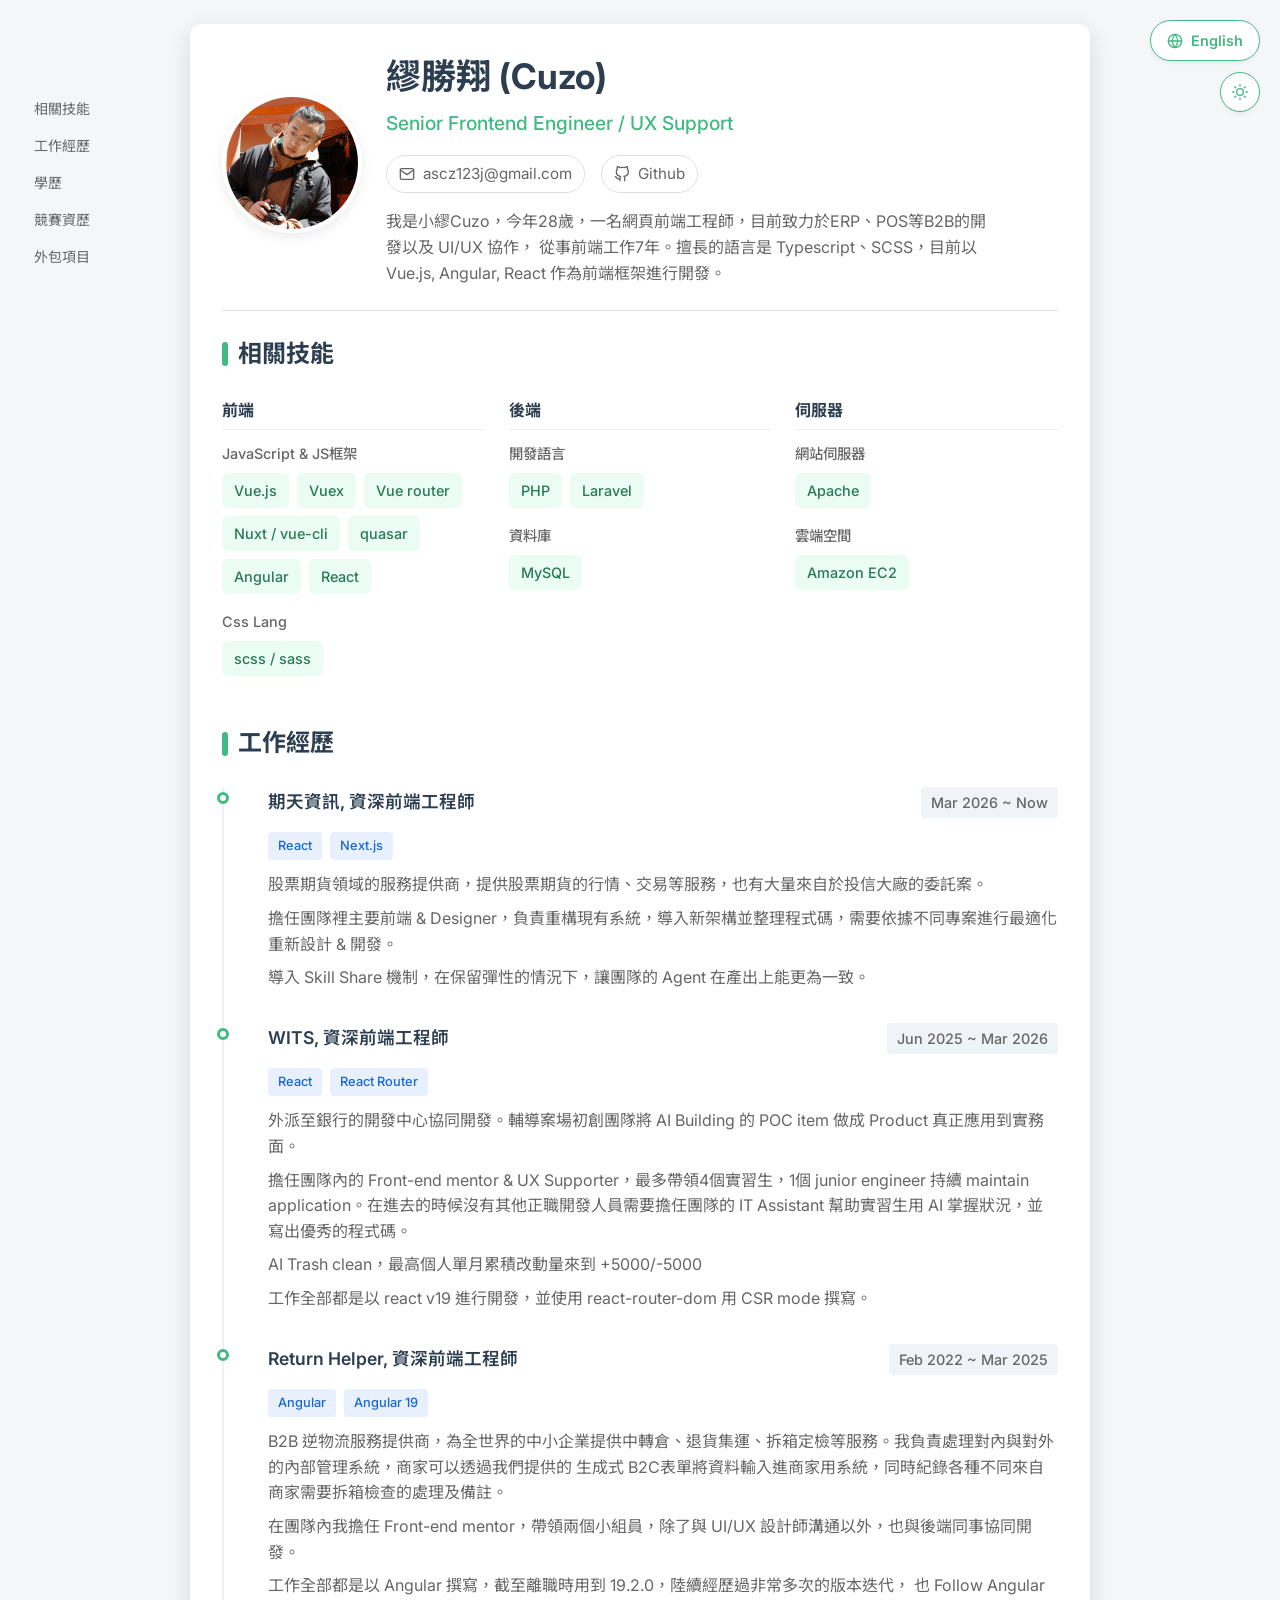
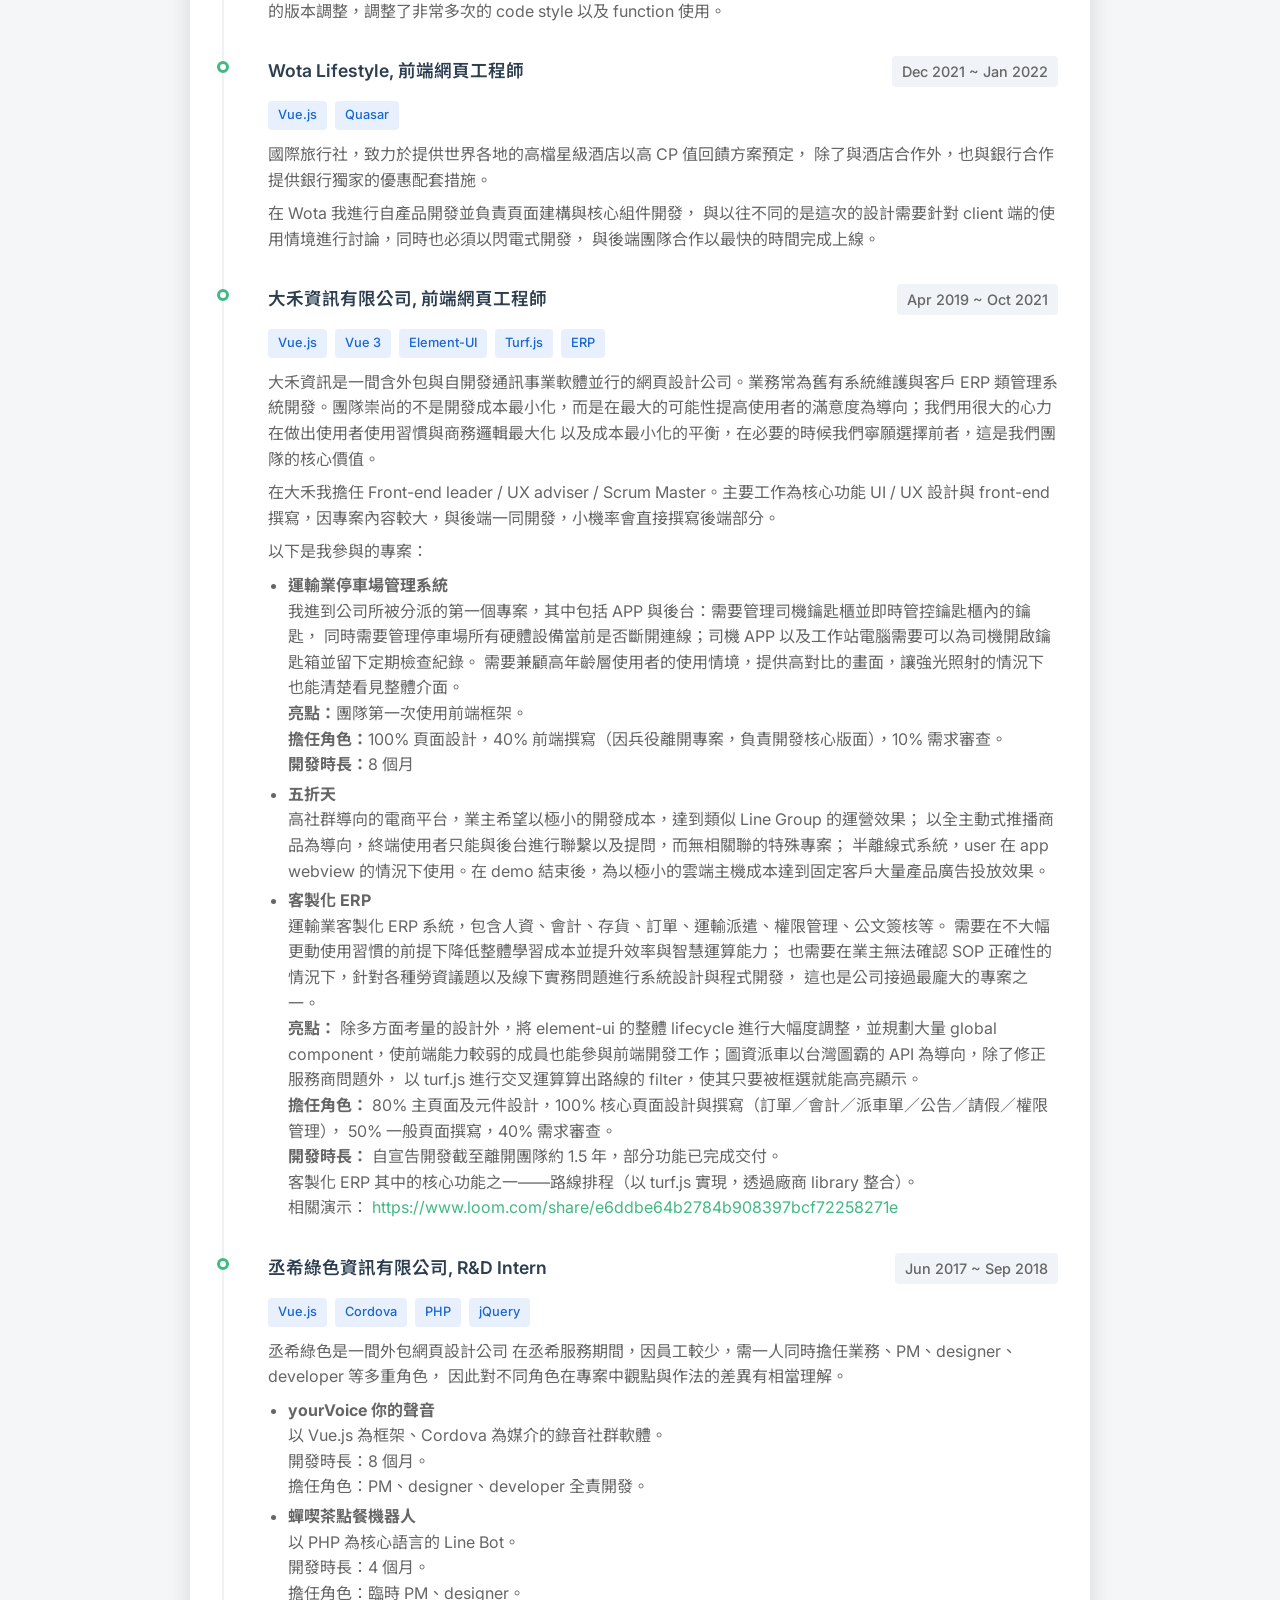
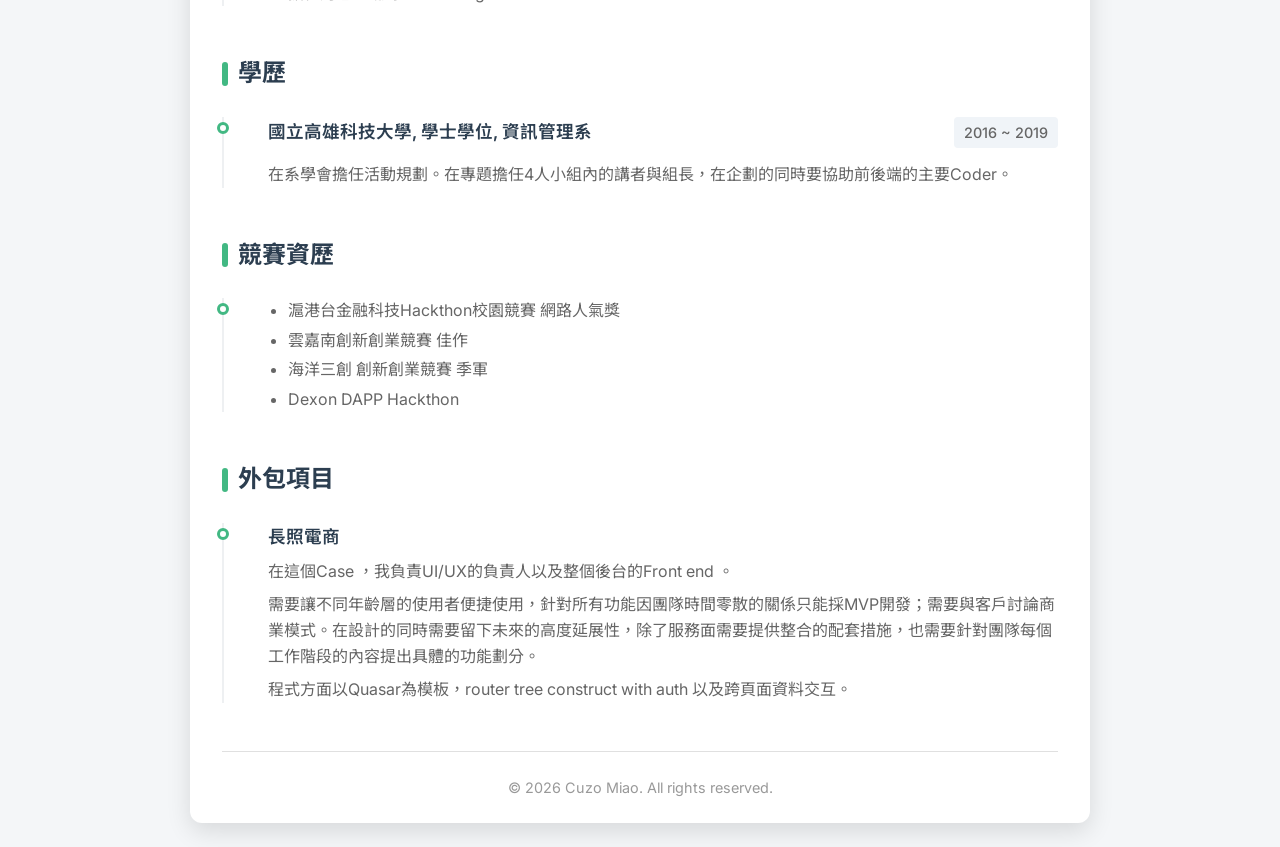
<file: index.html>
<!doctype html>
<html lang="zh-TW">
  <head>
    <meta charset="UTF-8" />
    <meta name="viewport" content="width=device-width, initial-scale=1.0" />
    <title>繆勝翔 (Cuzo) - 資深前端工程師 / UX 支援 | Resume</title>
    <meta
      name="description"
      content="繆勝翔 (Cuzo)，資深前端工程師，擁有7年前端開發經驗。專精於 ERP、POS 等 B2B 開發以及 UI/UX 協作。擅長 Vue.js、Angular、React、TypeScript、SCSS 等技術。"
    />
    <meta
      name="keywords"
      content="前端工程師, Frontend Engineer, Vue.js, Angular, React, TypeScript, UI/UX, ERP, POS, 繆勝翔, Cuzo, 網頁開發"
    />
    <meta name="author" content="繆勝翔 (Cuzo)" />
    <meta name="robots" content="index, follow" />
    <link rel="canonical" href="https://your-domain.com/" />
    <!-- Favicon -->
    <link rel="icon" type="image/x-icon" href="/assets/favicon.ico" />
    <link rel="icon" type="image/png" sizes="16x16" href="/assets/favicon-16x16.png" />
    <link rel="icon" type="image/png" sizes="32x32" href="/assets/favicon-32x32.png" />
    <link rel="apple-touch-icon" sizes="180x180" href="/assets/apple-touch-icon.png" />
    <link rel="manifest" href="/site.webmanifest" />
    <!-- hreflang tags for multilingual SEO -->
    <link rel="alternate" hreflang="en" href="https://your-domain.com/en/" />
    <link rel="alternate" hreflang="zh-TW" href="https://your-domain.com/" />
    <link rel="alternate" hreflang="x-default" href="https://your-domain.com/" />
    <!-- Open Graph / Facebook -->
    <meta property="og:type" content="profile" />
    <meta property="og:title" content="繆勝翔 (Cuzo) - 資深前端工程師 / UX 支援" />
    <meta
      property="og:description"
      content="擁有7年前端開發經驗，專精於 ERP、POS 等 B2B 開發以及 UI/UX 協作。擅長 Vue.js、Angular、React、TypeScript、SCSS 等技術。"
    />
    <meta property="og:image" content="https://your-domain.com/assets/avatar.png" />
    <meta property="og:image:alt" content="繆勝翔 (Cuzo) - 資深前端工程師個人照片" />
    <meta property="og:url" content="https://your-domain.com/" />
    <meta property="og:locale" content="zh_TW" />
    <meta property="og:locale:alternate" content="en_US" />
    <meta property="profile:first_name" content="勝翔" />
    <meta property="profile:last_name" content="繆" />
    <meta property="profile:username" content="Cuzo" />
    <!-- Twitter Card -->
    <meta name="twitter:card" content="summary" />
    <meta name="twitter:title" content="繆勝翔 (Cuzo) - 資深前端工程師 / UX 支援" />
    <meta
      name="twitter:description"
      content="擁有7年前端開發經驗，專精於 ERP、POS 等 B2B 開發以及 UI/UX 協作。"
    />
    <meta name="twitter:image" content="https://your-domain.com/assets/avatar.png" />
    <meta name="twitter:image:alt" content="繆勝翔 (Cuzo) - 資深前端工程師個人照片" />
    <meta name="twitter:creator" content="@cuzo989874" />
    <!-- Theme color for mobile browsers -->
    <meta name="theme-color" content="#6366f1" />
    <link rel="preconnect" href="https://fonts.googleapis.com" />
    <link rel="preconnect" href="https://fonts.gstatic.com" crossorigin />
    <link
      href="https://fonts.googleapis.com/css2?family=Inter:wght@400;500;700&family=Noto+Sans+TC:wght@400;500;700&display=swap"
      rel="stylesheet"
    />
    <!-- Structured Data (JSON-LD) -->
    <script type="application/ld+json">
      {
        "@context": "https://schema.org",
        "@type": "Person",
        "name": "繆勝翔",
        "alternateName": "Cuzo",
        "jobTitle": "資深前端工程師 / UX 支援",
        "email": "ascz123j@gmail.com",
        "url": "https://your-domain.com/",
        "sameAs": ["https://github.com/cuzo989874"],
        "description": "擁有7年前端開發經驗，專精於 ERP、POS 等 B2B 開發以及 UI/UX 協作。擅長 Vue.js、Angular、React、TypeScript、SCSS 等技術。",
        "knowsAbout": [
          "前端開發",
          "Vue.js",
          "Angular",
          "React",
          "TypeScript",
          "SCSS",
          "UI/UX 設計",
          "ERP 系統開發",
          "POS 系統開發"
        ],
        "alumniOf": {
          "@type": "EducationalOrganization",
          "name": "國立高雄科技大學",
          "department": "資訊管理系"
        },
        "worksFor": { "@type": "Organization", "name": "WITS" }
      }
    </script>
    <link rel="stylesheet" href="/astro/index.Cc5HORFo.css" />
  </head>
  <body>
    <div class="lang-switcher" data-astro-cid-a2mxz4y6>
      <a href="/en/" class="lang-btn" aria-label="Switch to English" data-astro-cid-a2mxz4y6>
        <svg
          width="16"
          height="16"
          viewBox="0 0 24 24"
          fill="none"
          stroke="currentColor"
          stroke-width="2"
          stroke-linecap="round"
          stroke-linejoin="round"
          data-astro-cid-a2mxz4y6
        >
          <circle cx="12" cy="12" r="10" data-astro-cid-a2mxz4y6></circle>
          <line x1="2" y1="12" x2="22" y2="12" data-astro-cid-a2mxz4y6></line>
          <path
            d="M12 2a15.3 15.3 0 0 1 4 10 15.3 15.3 0 0 1-4 10 15.3 15.3 0 0 1-4-10 15.3 15.3 0 0 1 4-10z"
            data-astro-cid-a2mxz4y6
          ></path>
        </svg>
        English
      </a>
    </div>
    <div class="dark-mode-switcher" data-astro-cid-hl57yjhg>
      <button
        id="dark-mode-toggle"
        class="dark-mode-btn"
        aria-label="Toggle dark mode"
        data-astro-cid-hl57yjhg
      >
        <svg
          class="sun-icon"
          width="16"
          height="16"
          viewBox="0 0 24 24"
          fill="none"
          stroke="currentColor"
          stroke-width="2"
          stroke-linecap="round"
          stroke-linejoin="round"
          data-astro-cid-hl57yjhg
        >
          <circle cx="12" cy="12" r="5" data-astro-cid-hl57yjhg></circle>
          <line x1="12" y1="1" x2="12" y2="3" data-astro-cid-hl57yjhg></line>
          <line x1="12" y1="21" x2="12" y2="23" data-astro-cid-hl57yjhg></line>
          <line x1="4.22" y1="4.22" x2="5.64" y2="5.64" data-astro-cid-hl57yjhg></line>
          <line x1="18.36" y1="18.36" x2="19.78" y2="19.78" data-astro-cid-hl57yjhg></line>
          <line x1="1" y1="12" x2="3" y2="12" data-astro-cid-hl57yjhg></line>
          <line x1="21" y1="12" x2="23" y2="12" data-astro-cid-hl57yjhg></line>
          <line x1="4.22" y1="19.78" x2="5.64" y2="18.36" data-astro-cid-hl57yjhg></line>
          <line x1="18.36" y1="5.64" x2="19.78" y2="4.22" data-astro-cid-hl57yjhg></line>
        </svg>
        <svg
          class="moon-icon"
          width="16"
          height="16"
          viewBox="0 0 24 24"
          fill="none"
          stroke="currentColor"
          stroke-width="2"
          stroke-linecap="round"
          stroke-linejoin="round"
          data-astro-cid-hl57yjhg
        >
          <path d="M21 12.79A9 9 0 1 1 11.21 3 7 7 0 0 0 21 12.79z" data-astro-cid-hl57yjhg></path>
        </svg>
      </button>
    </div>
    <script type="module">
      (function () {
        const a = () =>
            window.matchMedia("(prefers-color-scheme: dark)").matches ? "dark" : "light",
          r = () => {
            try {
              return localStorage.getItem("theme");
            } catch {
              return null;
            }
          },
          s = (t) => {
            const o = document.documentElement;
            t === "dark" ? o.classList.add("dark") : o.classList.remove("dark");
          },
          d = () => {
            const t = r(),
              o = a(),
              e = t || o;
            (s(e), c(e));
          },
          c = (t) => {
            const o = document.getElementById("dark-mode-toggle");
            if (!o) return;
            const e = o.querySelector(".sun-icon"),
              n = o.querySelector(".moon-icon");
            e &&
              n &&
              (t === "dark"
                ? ((e.style.display = "none"), (n.style.display = "block"))
                : ((e.style.display = "block"), (n.style.display = "none")));
          },
          m = () => {
            const e = document.documentElement.classList.contains("dark") ? "light" : "dark";
            (s(e), c(e));
            try {
              localStorage.setItem("theme", e);
            } catch (n) {
              console.warn("Failed to save theme preference:", n);
            }
          };
        (window.matchMedia("(prefers-color-scheme: dark)").addEventListener("change", (t) => {
          if (!r()) {
            const e = t.matches ? "dark" : "light";
            (s(e), c(e));
          }
        }),
          document.readyState === "loading"
            ? document.addEventListener("DOMContentLoaded", d)
            : d(),
          document.addEventListener("DOMContentLoaded", () => {
            const t = document.getElementById("dark-mode-toggle");
            t && t.addEventListener("click", m);
          }));
      })();
    </script>
    <nav class="section-navigation" id="section-navigation" data-astro-cid-bbzm6kqr>
      <ul class="nav-list" data-astro-cid-bbzm6kqr>
        <li class="nav-item" data-astro-cid-bbzm6kqr>
          <a
            href="#skills"
            class="nav-link"
            data-section-id="skills"
            aria-label="Navigate to 相關技能"
            data-astro-cid-bbzm6kqr
          >
            相關技能
          </a>
        </li>
        <li class="nav-item" data-astro-cid-bbzm6kqr>
          <a
            href="#experience"
            class="nav-link"
            data-section-id="experience"
            aria-label="Navigate to 工作經歷"
            data-astro-cid-bbzm6kqr
          >
            工作經歷
          </a>
        </li>
        <li class="nav-item" data-astro-cid-bbzm6kqr>
          <a
            href="#education"
            class="nav-link"
            data-section-id="education"
            aria-label="Navigate to 學歷"
            data-astro-cid-bbzm6kqr
          >
            學歷
          </a>
        </li>
        <li class="nav-item" data-astro-cid-bbzm6kqr>
          <a
            href="#competitions"
            class="nav-link"
            data-section-id="competitions"
            aria-label="Navigate to 競賽資歷"
            data-astro-cid-bbzm6kqr
          >
            競賽資歷
          </a>
        </li>
        <li class="nav-item" data-astro-cid-bbzm6kqr>
          <a
            href="#outsourcing"
            class="nav-link"
            data-section-id="outsourcing"
            aria-label="Navigate to 外包項目"
            data-astro-cid-bbzm6kqr
          >
            外包項目
          </a>
        </li>
      </ul>
    </nav>
    <script type="module">
      (function () {
        const d = (e) => {
            const t = document.getElementById(e);
            if (t) {
              const o = t.getBoundingClientRect().top + window.pageYOffset - 24;
              window.scrollTo({ top: Math.max(0, o), behavior: "smooth" });
            }
          },
          c = () => {
            const e = document.querySelectorAll(".section[id]"),
              t = document.querySelectorAll(".nav-link");
            let n = "";
            const i = window.scrollY + 150;
            if (
              (e.forEach((o) => {
                const s = o,
                  l = s.offsetTop,
                  f = s.offsetHeight;
                i >= l && i < l + f && (n = s.id);
              }),
              !n && window.scrollY < 200)
            ) {
              t.forEach((o) => {
                o.classList.remove("active");
              });
              return;
            }
            t.forEach((o) => {
              o.getAttribute("data-section-id") === n
                ? o.classList.add("active")
                : o.classList.remove("active");
            });
          },
          r = (e) => {
            const n = e.target.closest(".nav-link");
            if (n) {
              e.preventDefault();
              const i = n.getAttribute("data-section-id");
              i && d(i);
            }
          },
          a = () => {
            const e = document.getElementById("section-navigation");
            if (!e) return;
            e.addEventListener("click", r);
            let t = !1;
            const n = () => {
              t ||
                (window.requestAnimationFrame(() => {
                  (c(), (t = !1));
                }),
                (t = !0));
            };
            (window.addEventListener("scroll", n), c());
          };
        document.readyState === "loading" ? document.addEventListener("DOMContentLoaded", a) : a();
      })();
    </script>
    <div class="container">
      <header class="resume-header">
        <div class="profile-image">
          <img src="/assets/avatar.png" alt="繆勝翔 (Cuzo) - 資深前端工程師個人照片" />
        </div>
        <div class="header-content">
          <h1>繆勝翔 (Cuzo)</h1>
          <h2>Senior Frontend Engineer / UX Support</h2>
          <div class="contact-info">
            <a href="mailto:ascz123j@gmail.com" class="contact-link">
              <svg
                width="16"
                height="16"
                viewBox="0 0 24 24"
                fill="none"
                stroke="currentColor"
                stroke-width="2"
                stroke-linecap="round"
                stroke-linejoin="round"
              >
                <path
                  d="M4 4h16c1.1 0 2 .9 2 2v12c0 1.1-.9 2-2 2H4c-1.1 0-2-.9-2-2V6c0-1.1.9-2 2-2z"
                ></path>
                <polyline points="22,6 12,13 2,6"></polyline>
              </svg>
              ascz123j@gmail.com
            </a>
            <a
              href="https://github.com/cuzo989874"
              target="_blank"
              rel="noopener noreferrer"
              class="contact-link"
            >
              <svg
                width="16"
                height="16"
                viewBox="0 0 24 24"
                fill="none"
                stroke="currentColor"
                stroke-width="2"
                stroke-linecap="round"
                stroke-linejoin="round"
              >
                <path
                  d="M9 19c-5 1.5-5-2.5-7-3m14 6v-3.87a3.37 3.37 0 0 0-.94-2.61c3.14-.35 6.44-1.54 6.44-7A5.44 5.44 0 0 0 20 4.77 5.07 5.07 0 0 0 19.91 1S18.73.65 16 2.48a13.38 13.38 0 0 0-7 0C6.27.65 5.09 1 5.09 1A5.07 5.07 0 0 0 5 4.77a5.44 5.44 0 0 0-1.5 3.78c0 5.42 3.3 6.61 6.44 7A3.37 3.37 0 0 0 9 18.13V22"
                ></path>
              </svg>
              Github
            </a>
          </div>
          <p class="summary">
            我是小繆Cuzo，今年28歲，一名網頁前端工程師，目前致力於ERP、POS等B2B的開發以及 UI/UX
            協作， 從事前端工作7年。擅長的語言是 Typescript、SCSS，目前以 Vue.js, Angular, React
            作為前端框架進行開發。
          </p>
        </div>
      </header>
      <main>
        <section id="skills" class="section skills-section">
          <h3 class="section-title">相關技能</h3>
          <div class="skills-grid">
            <div class="skill-category">
              <h4>前端</h4>
              <div class="skill-subcategory">
                <h5>JavaScript &amp; JS框架</h5>
                <div class="tags">
                  <span>Vue.js</span> <span>Vuex</span> <span>Vue router</span>
                  <span>Nuxt / vue-cli</span> <span>quasar</span> <span>Angular</span>
                  <span>React</span>
                </div>
              </div>
              <div class="skill-subcategory">
                <h5>Css Lang</h5>
                <div class="tags"><span>scss / sass</span></div>
              </div>
            </div>
            <div class="skill-category">
              <h4>後端</h4>
              <div class="skill-subcategory">
                <h5>開發語言</h5>
                <div class="tags"><span>PHP</span> <span>Laravel</span></div>
              </div>
              <div class="skill-subcategory">
                <h5>資料庫</h5>
                <div class="tags"><span>MySQL</span></div>
              </div>
            </div>
            <div class="skill-category">
              <h4>伺服器</h4>
              <div class="skill-subcategory">
                <h5>網站伺服器</h5>
                <div class="tags"><span>Apache</span></div>
              </div>
              <div class="skill-subcategory">
                <h5>雲端空間</h5>
                <div class="tags"><span>Amazon EC2</span></div>
              </div>
            </div>
          </div>
        </section>
        <section id="experience" class="section experience-section">
          <h3 class="section-title">工作經歷</h3>
          <div class="timeline">
            <!-- Job 6 -->
            <div class="timeline-item">
              <div class="timeline-marker"></div>
              <div class="timeline-content">
                <div class="timeline-header">
                  <h4>期天資訊, 資深前端工程師</h4>
                  <span class="date">Mar 2026 ~ Now</span>
                </div>
                <div class="job-tags">
                  <span class="job-tag">React</span> <span class="job-tag">Next.js</span>
                </div>
                <p>股票期貨領域的服務提供商，提供股票期貨的行情、交易等服務，也有大量來自於投信大廠的委託案。</p>
                <p>擔任團隊裡主要前端 & Designer，負責重構現有系統，導入新架構並整理程式碼，需要依據不同專案進行最適化重新設計 & 開發。</p>
                <p>導入 Skill Share 機制，在保留彈性的情況下，讓團隊的 Agent 在產出上能更為一致。</p>
              </div>
            </div>
            <!-- Job 5 -->
            <div class="timeline-item">
              <div class="timeline-marker"></div>
              <div class="timeline-content">
                <div class="timeline-header">
                  <h4>WITS, 資深前端工程師</h4>
                  <span class="date">Jun 2025 ~ Mar 2026</span>
                </div>
                <div class="job-tags">
                  <span class="job-tag">React</span> <span class="job-tag">React Router</span>
                </div>
                <p>
                  外派至銀行的開發中心協同開發。輔導案場初創團隊將 AI Building 的 POC item 做成
                  Product 真正應用到實務面。
                </p>
                <p>
                  擔任團隊內的 Front-end mentor &amp; UX Supporter，最多帶領4個實習生，1個 junior
                  engineer 持續 maintain application。在進去的時候沒有其他正職開發人員需要擔任團隊的
                  IT Assistant 幫助實習生用 AI 掌握狀況，並寫出優秀的程式碼。
                </p>
                <p>AI Trash clean，最高個人單月累積改動量來到 +5000/-5000</p>
                <p>工作全部都是以 react v19 進行開發，並使用 react-router-dom 用 CSR mode 撰寫。</p>
              </div>
            </div>
            <!-- Job 4 -->
            <div class="timeline-item">
              <div class="timeline-marker"></div>
              <div class="timeline-content">
                <div class="timeline-header">
                  <h4>Return Helper, 資深前端工程師</h4>
                  <span class="date">Feb 2022 ~ Mar 2025</span>
                </div>
                <div class="job-tags">
                  <span class="job-tag">Angular</span> <span class="job-tag">Angular 19</span>
                </div>
                <p>
                  B2B
                  逆物流服務提供商，為全世界的中小企業提供中轉倉、退貨集運、拆箱定檢等服務。我負責處理對內與對外的內部管理系統，商家可以透過我們提供的
                  生成式
                  B2C表單將資料輸入進商家用系統，同時紀錄各種不同來自商家需要拆箱檢查的處理及備註。
                </p>
                <p>
                  在團隊內我擔任 Front-end mentor，帶領兩個小組員，除了與 UI/UX
                  設計師溝通以外，也與後端同事協同開發。
                </p>
                <p>
                  工作全部都是以 Angular 撰寫，截至離職時用到 19.2.0，陸續經歷過非常多次的版本迭代，
                  也 Follow Angular 的版本調整，調整了非常多次的 code style 以及 function 使用。
                </p>
              </div>
            </div>
            <!-- Job 3 -->
            <div class="timeline-item">
              <div class="timeline-marker"></div>
              <div class="timeline-content">
                <div class="timeline-header">
                  <h4>Wota Lifestyle, 前端網頁工程師</h4>
                  <span class="date">Dec 2021 ~ Jan 2022</span>
                </div>
                <div class="job-tags">
                  <span class="job-tag">Vue.js</span> <span class="job-tag">Quasar</span>
                </div>
                <p>
                  國際旅行社，致力於提供世界各地的高檔星級酒店以高 CP 值回饋方案預定，
                  除了與酒店合作外，也與銀行合作提供銀行獨家的優惠配套措施。
                </p>
                <p>
                  在 Wota 我進行自產品開發並負責頁面建構與核心組件開發，
                  與以往不同的是這次的設計需要針對 client
                  端的使用情境進行討論，同時也必須以閃電式開發，
                  與後端團隊合作以最快的時間完成上線。
                </p>
              </div>
            </div>
            <!-- Job 2 -->
            <div class="timeline-item">
              <div class="timeline-marker"></div>
              <div class="timeline-content">
                <div class="timeline-header">
                  <h4>大禾資訊有限公司, 前端網頁工程師</h4>
                  <span class="date">Apr 2019 ~ Oct 2021</span>
                </div>
                <div class="job-tags">
                  <span class="job-tag">Vue.js</span> <span class="job-tag">Vue 3</span>
                  <span class="job-tag">Element-UI</span> <span class="job-tag">Turf.js</span>
                  <span class="job-tag">ERP</span>
                </div>
                <p>
                  大禾資訊是一間含外包與自開發通訊事業軟體並行的網頁設計公司。業務常為舊有系統維護與客戶
                  ERP
                  類管理系統開發。團隊崇尚的不是開發成本最小化，而是在最大的可能性提高使用者的滿意度為導向；我們用很大的心力在做出使用者使用習慣與商務邏輯最大化
                  以及成本最小化的平衡，在必要的時候我們寧願選擇前者，這是我們團隊的核心價值。
                </p>
                <p>
                  在大禾我擔任 Front-end leader / UX adviser / Scrum Master。主要工作為核心功能 UI /
                  UX 設計與 front-end
                  撰寫，因專案內容較大，與後端一同開發，小機率會直接撰寫後端部分。
                </p>
                <p>以下是我參與的專案：</p>
                <ul>
                  <li>
                    <strong>運輸業停車場管理系統</strong><br />
                    我進到公司所被分派的第一個專案，其中包括 APP
                    與後台：需要管理司機鑰匙櫃並即時管控鑰匙櫃內的鑰匙，
                    同時需要管理停車場所有硬體設備當前是否斷開連線；司機 APP
                    以及工作站電腦需要可以為司機開啟鑰匙箱並留下定期檢查紀錄。
                    需要兼顧高年齡層使用者的使用情境，提供高對比的畫面，讓強光照射的情況下也能清楚看見整體介面。<br />
                    <strong>亮點：</strong>團隊第一次使用前端框架。<br />
                    <strong>擔任角色：</strong>100% 頁面設計，40%
                    前端撰寫（因兵役離開專案，負責開發核心版面），10% 需求審查。<br />
                    <strong>開發時長：</strong>8 個月
                  </li>
                  <li>
                    <strong>五折天</strong><br />
                    高社群導向的電商平台，業主希望以極小的開發成本，達到類似 Line Group 的運營效果；
                    以全主動式推播商品為導向，終端使用者只能與後台進行聯繫以及提問，而無相關聯的特殊專案；
                    半離線式系統，user 在 app webview 的情況下使用。在 demo
                    結束後，為以極小的雲端主機成本達到固定客戶大量產品廣告投放效果。
                  </li>
                  <li>
                    <strong>客製化 ERP</strong><br />
                    運輸業客製化 ERP
                    系統，包含人資、會計、存貨、訂單、運輸派遣、權限管理、公文簽核等。
                    需要在不大幅更動使用習慣的前提下降低整體學習成本並提升效率與智慧運算能力；
                    也需要在業主無法確認 SOP
                    正確性的情況下，針對各種勞資議題以及線下實務問題進行系統設計與程式開發，
                    這也是公司接過最龐大的專案之一。<br />
                    <strong>亮點：</strong> 除多方面考量的設計外，將 element-ui 的整體 lifecycle
                    進行大幅度調整，並規劃大量 global
                    component，使前端能力較弱的成員也能參與前端開發工作；圖資派車以台灣圖霸的 API
                    為導向，除了修正服務商問題外， 以 turf.js 進行交叉運算算出路線的
                    filter，使其只要被框選就能高亮顯示。<br />
                    <strong>擔任角色：</strong> 80% 主頁面及元件設計，100%
                    核心頁面設計與撰寫（訂單／會計／派車單／公告／請假／權限管理）， 50%
                    一般頁面撰寫，40% 需求審查。<br />
                    <strong>開發時長：</strong> 自宣告開發截至離開團隊約 1.5
                    年，部分功能已完成交付。<br />
                    客製化 ERP 其中的核心功能之一——路線排程（以 turf.js 實現，透過廠商 library
                    整合）。<br />
                    相關演示：
                    <a
                      href="https://www.loom.com/share/e6ddbe64b2784b908397bcf72258271e"
                      target="_blank"
                      rel="noopener noreferrer"
                      >https://www.loom.com/share/e6ddbe64b2784b908397bcf72258271e</a
                    >
                  </li>
                </ul>
              </div>
            </div>
            <!-- Job 1 -->
            <div class="timeline-item">
              <div class="timeline-marker"></div>
              <div class="timeline-content">
                <div class="timeline-header">
                  <h4>丞希綠色資訊有限公司, R&amp;D Intern</h4>
                  <span class="date">Jun 2017 ~ Sep 2018</span>
                </div>
                <div class="job-tags">
                  <span class="job-tag">Vue.js</span> <span class="job-tag">Cordova</span>
                  <span class="job-tag">PHP</span> <span class="job-tag">jQuery</span>
                </div>
                <p>
                  丞希綠色是一間外包網頁設計公司
                  在丞希服務期間，因員工較少，需一人同時擔任業務、PM、designer、developer
                  等多重角色， 因此對不同角色在專案中觀點與作法的差異有相當理解。
                </p>
                <ul>
                  <li>
                    <strong>yourVoice 你的聲音</strong><br />
                    以 Vue.js 為框架、Cordova 為媒介的錄音社群軟體。<br />
                    開發時長：8 個月。<br />
                    擔任角色：PM、designer、developer 全責開發。
                  </li>
                  <li>
                    <strong>蟬喫茶點餐機器人</strong><br />
                    以 PHP 為核心語言的 Line Bot。<br />
                    開發時長：4 個月。<br />
                    擔任角色：臨時 PM、designer。
                  </li>
                </ul>
              </div>
            </div>
          </div>
        </section>
        <section id="education" class="section education-section">
          <h3 class="section-title">學歷</h3>
          <div class="timeline">
            <div class="timeline-item">
              <div class="timeline-marker"></div>
              <div class="timeline-content">
                <div class="timeline-header">
                  <h4>國立高雄科技大學, 學士學位, 資訊管理系</h4>
                  <span class="date">2016 ~ 2019</span>
                </div>
                <p>
                  在系學會擔任活動規劃。在專題擔任4人小組內的講者與組長，在企劃的同時要協助前後端的主要Coder。
                </p>
              </div>
            </div>
          </div>
        </section>
        <section id="competitions" class="section competitions-section">
          <h3 class="section-title">競賽資歷</h3>
          <div class="timeline">
            <div class="timeline-item">
              <div class="timeline-marker"></div>
              <div class="timeline-content">
                <ul>
                  <li>滬港台金融科技Hackthon校園競賽 網路人氣獎</li>
                  <li>雲嘉南創新創業競賽 佳作</li>
                  <li>海洋三創 創新創業競賽 季軍</li>
                  <li>Dexon DAPP Hackthon</li>
                </ul>
              </div>
            </div>
          </div>
        </section>
        <section id="outsourcing" class="section outsourcing-section">
          <h3 class="section-title">外包項目</h3>
          <div class="timeline">
            <div class="timeline-item">
              <div class="timeline-marker"></div>
              <div class="timeline-content">
                <h4>長照電商</h4>
                <p>在這個Case ，我負責UI/UX的負責人以及整個後台的Front end 。</p>
                <p>
                  需要讓不同年齡層的使用者便捷使用，針對所有功能因團隊時間零散的關係只能採MVP開發；需要與客戶討論商業模式。在設計的同時需要留下未來的高度延展性，除了服務面需要提供整合的配套措施，也需要針對團隊每個工作階段的內容提出具體的功能劃分。
                </p>
                <p>程式方面以Quasar為模板，router tree construct with auth 以及跨頁面資料交互。</p>
              </div>
            </div>
          </div>
        </section>
      </main>
      <footer class="resume-footer"><p>&copy; 2026 Cuzo Miao. All rights reserved.</p></footer>
    </div>
  </body>
</html>
</file>
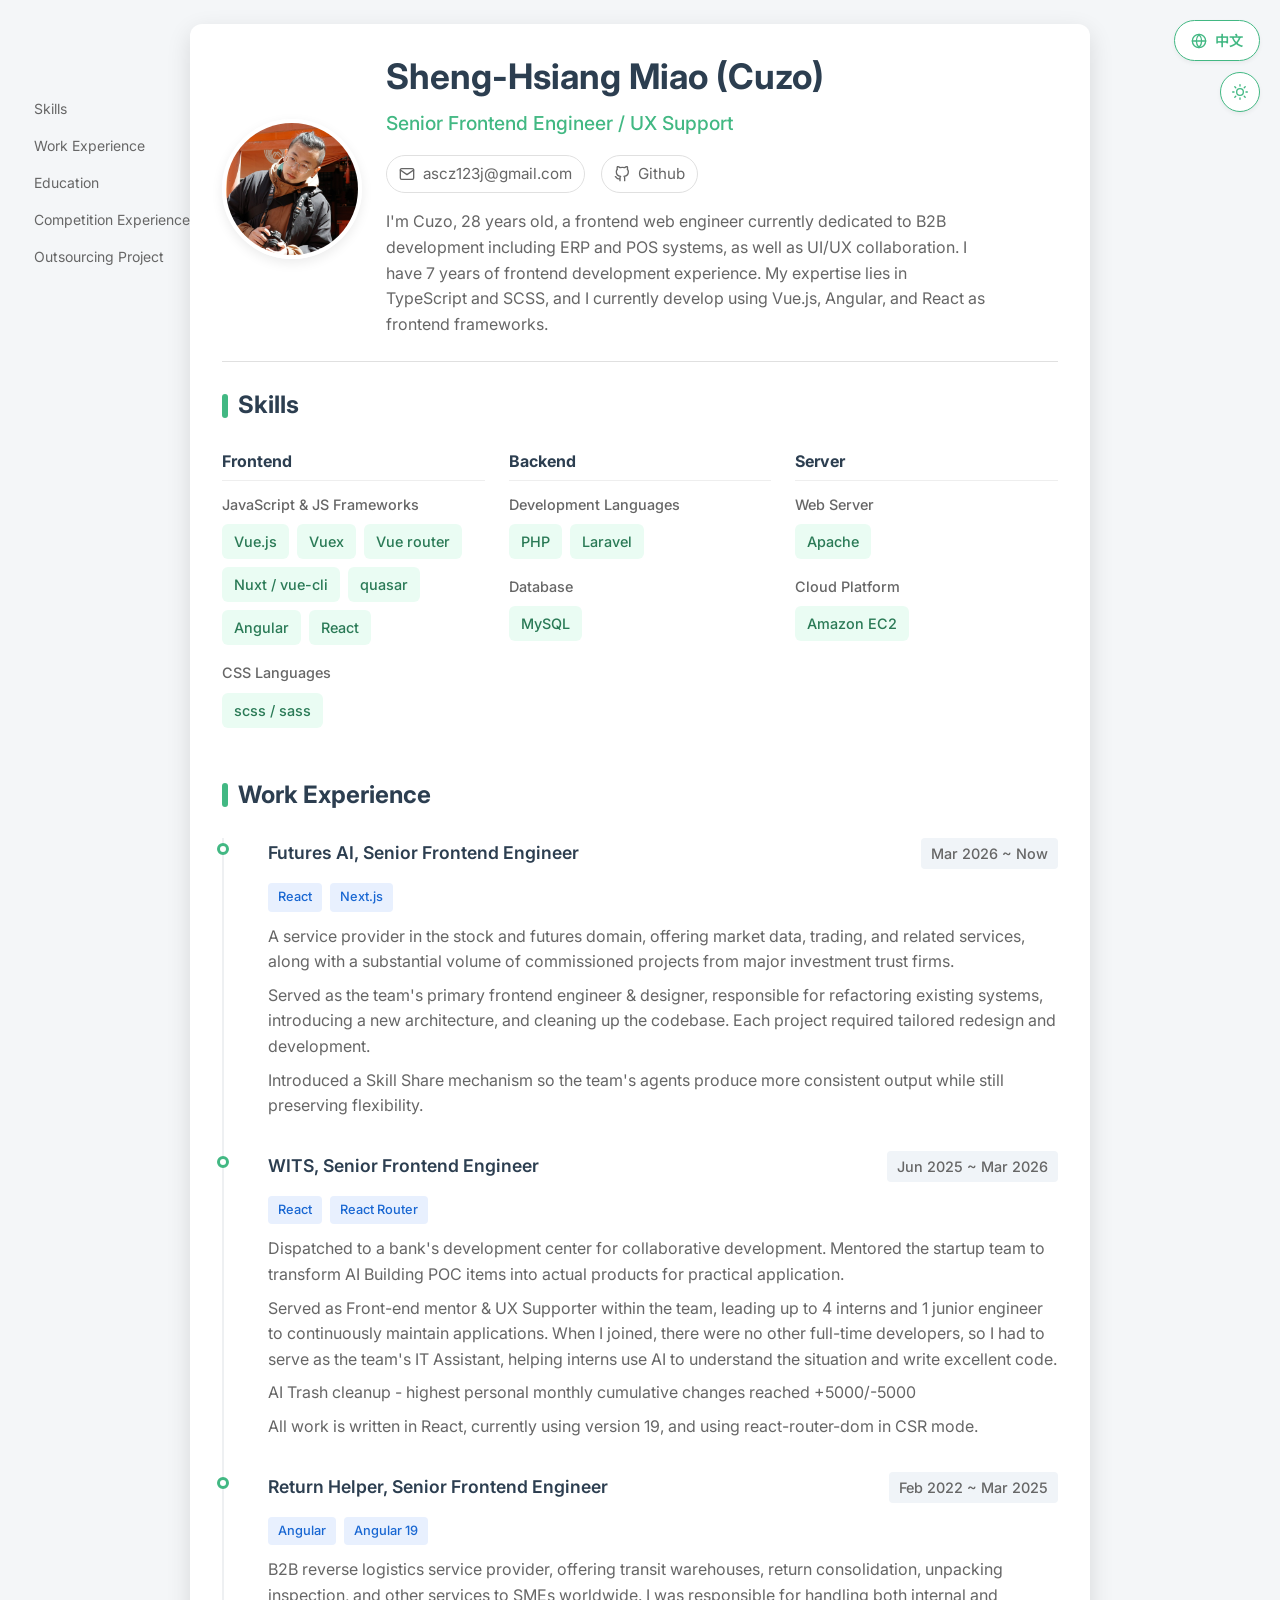
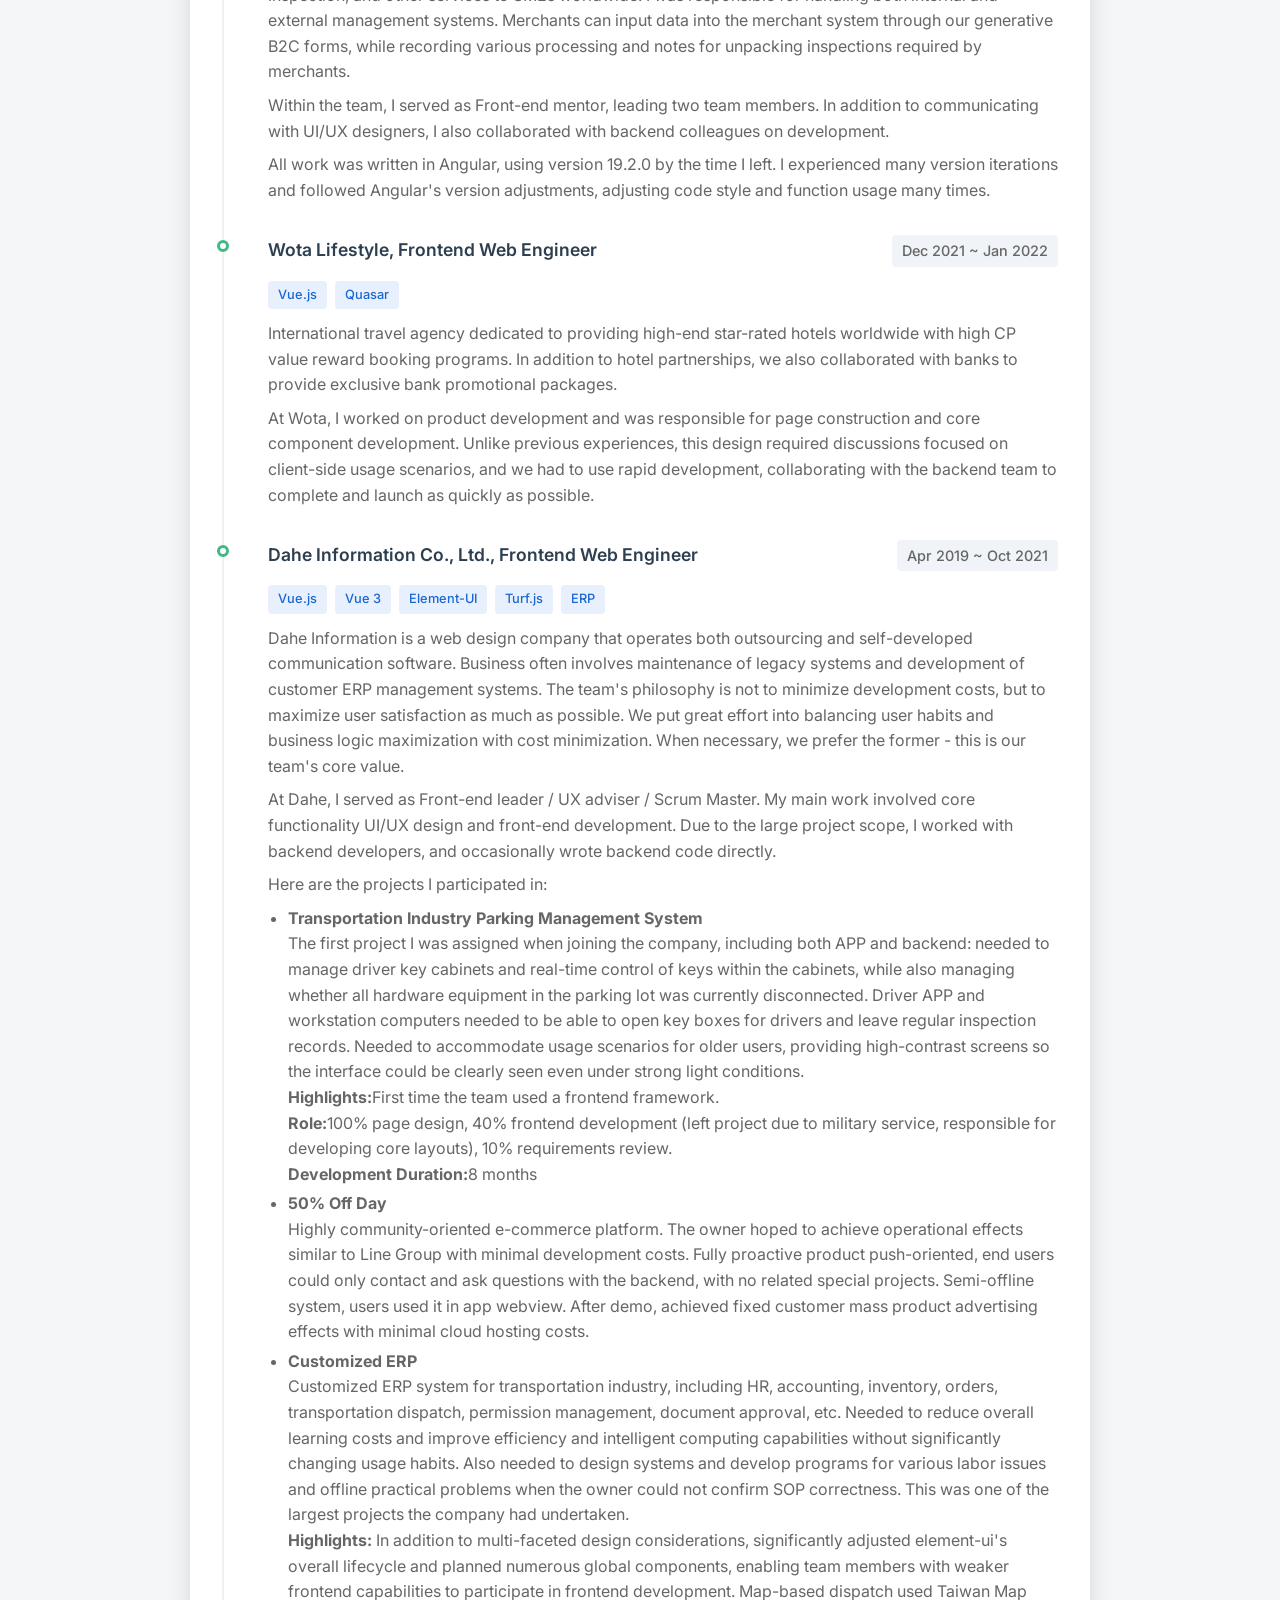
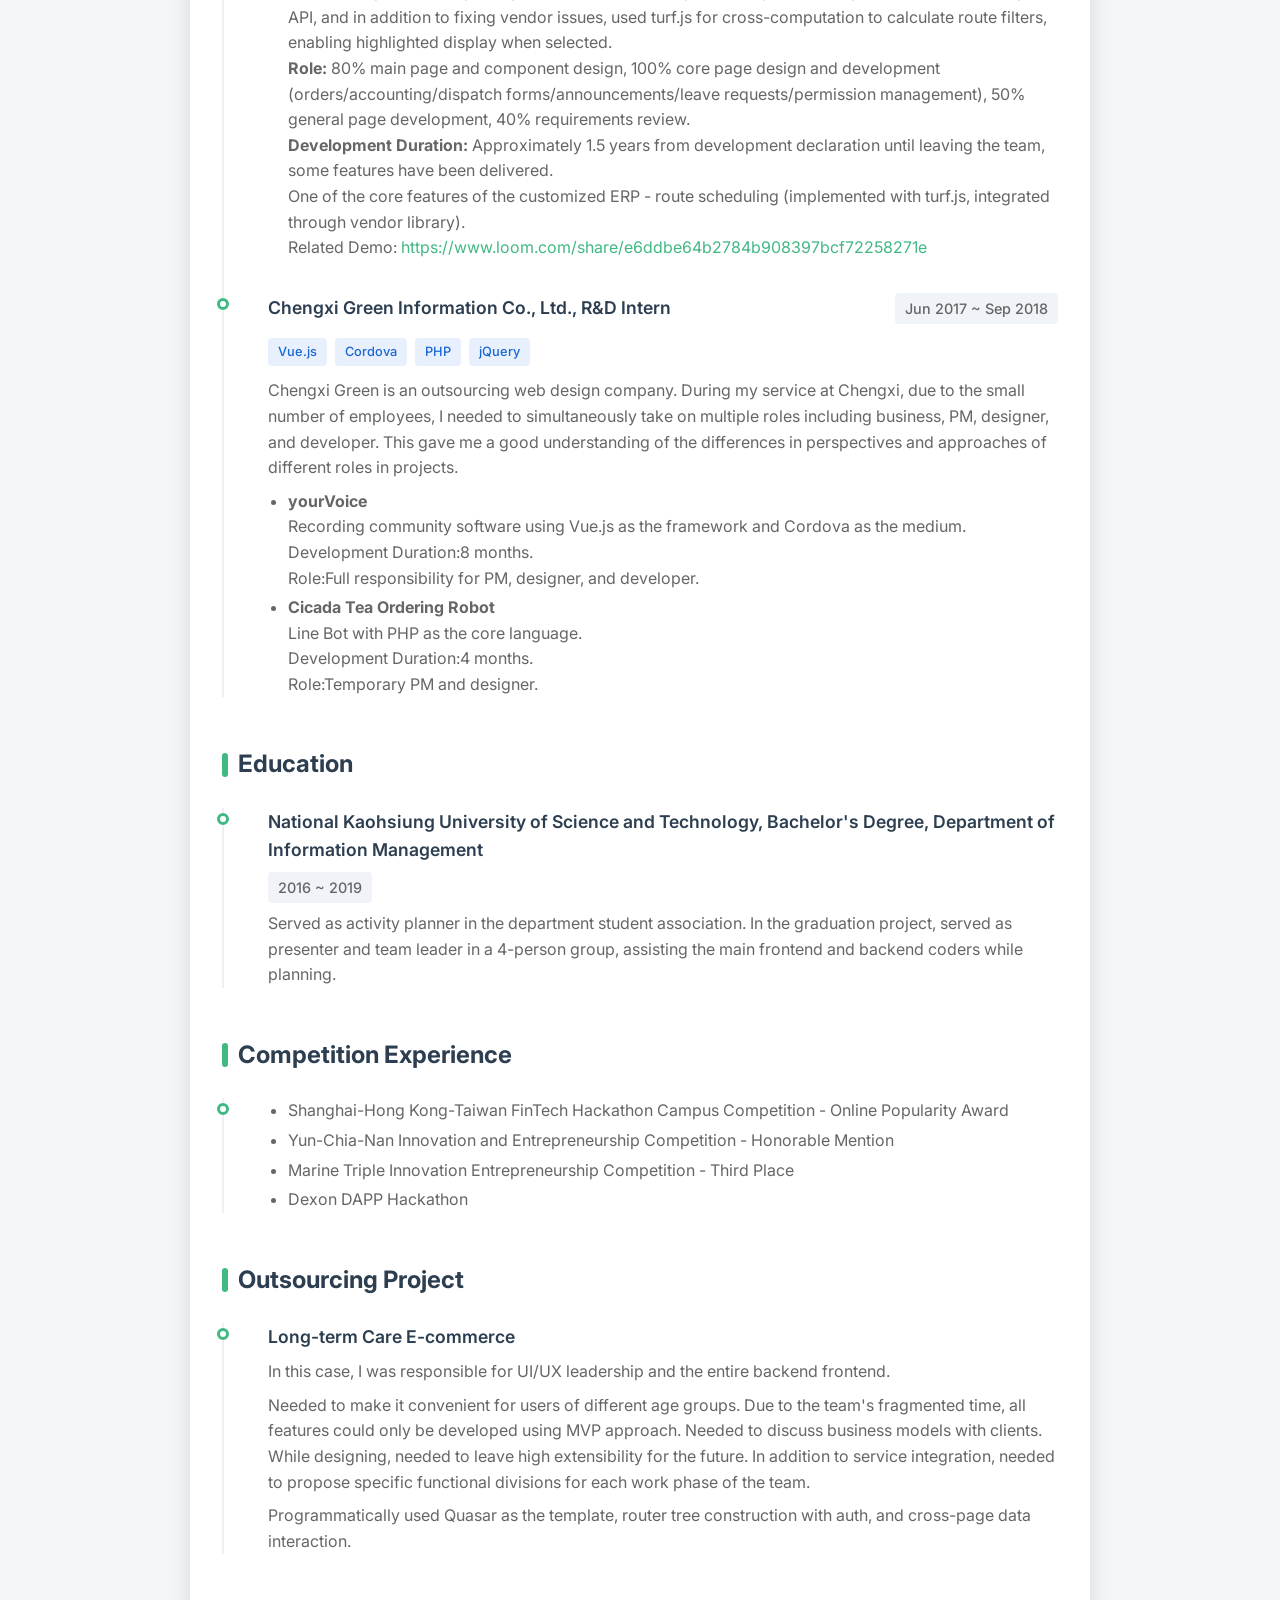
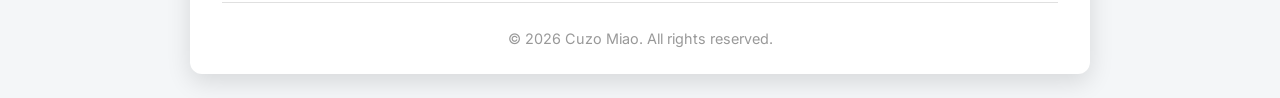
<file: en/index.html>
<!doctype html>
<html lang="en">
  <head>
    <meta charset="UTF-8" />
    <meta name="viewport" content="width=device-width, initial-scale=1.0" />
    <title>Sheng-Hsiang Miao (Cuzo) - Senior Frontend Engineer / UX Support | Resume</title>
    <meta
      name="description"
      content="Sheng-Hsiang Miao (Cuzo), Senior Frontend Engineer with 7 years of frontend development experience. Specialized in B2B development including ERP and POS systems, as well as UI/UX collaboration. Proficient in Vue.js, Angular, React, TypeScript, SCSS, and more."
    />
    <meta
      name="keywords"
      content="Frontend Engineer, Vue.js, Angular, React, TypeScript, UI/UX, ERP, POS, Sheng-Hsiang Miao, Cuzo, Web Development"
    />
    <meta name="author" content="繆勝翔 (Cuzo)" />
    <meta name="robots" content="index, follow" />
    <link rel="canonical" href="https://your-domain.com/en/" />
    <!-- Favicon -->
    <link rel="icon" type="image/x-icon" href="/assets/favicon.ico" />
    <link rel="icon" type="image/png" sizes="16x16" href="/assets/favicon-16x16.png" />
    <link rel="icon" type="image/png" sizes="32x32" href="/assets/favicon-32x32.png" />
    <link rel="apple-touch-icon" sizes="180x180" href="/assets/apple-touch-icon.png" />
    <link rel="manifest" href="/site.webmanifest" />
    <!-- hreflang tags for multilingual SEO -->
    <link rel="alternate" hreflang="zh-TW" href="https://your-domain.com/" />
    <link rel="alternate" hreflang="en" href="https://your-domain.com/en/" />
    <link rel="alternate" hreflang="x-default" href="https://your-domain.com/en/" />
    <!-- Open Graph / Facebook -->
    <meta property="og:type" content="profile" />
    <meta
      property="og:title"
      content="Sheng-Hsiang Miao (Cuzo) - Senior Frontend Engineer / UX Support"
    />
    <meta
      property="og:description"
      content="Senior Frontend Engineer with 7 years of frontend development experience. Specialized in B2B development including ERP and POS systems, as well as UI/UX collaboration. Proficient in Vue.js, Angular, React, TypeScript, SCSS, and more."
    />
    <meta property="og:image" content="https://your-domain.com/assets/avatar.png" />
    <meta
      property="og:image:alt"
      content="Sheng-Hsiang Miao (Cuzo) - Senior Frontend Engineer Profile Photo"
    />
    <meta property="og:url" content="https://your-domain.com/en/" />
    <meta property="og:locale" content="en_US" />
    <meta property="og:locale:alternate" content="zh_TW" />
    <meta property="profile:first_name" content="Sheng-Hsiang" />
    <meta property="profile:last_name" content="Miao" />
    <meta property="profile:username" content="Cuzo" />
    <!-- Twitter Card -->
    <meta name="twitter:card" content="summary" />
    <meta
      name="twitter:title"
      content="Sheng-Hsiang Miao (Cuzo) - Senior Frontend Engineer / UX Support"
    />
    <meta
      name="twitter:description"
      content="Senior Frontend Engineer with 7 years of frontend development experience. Specialized in B2B development including ERP and POS systems, as well as UI/UX collaboration."
    />
    <meta name="twitter:image" content="https://your-domain.com/assets/avatar.png" />
    <meta
      name="twitter:image:alt"
      content="Sheng-Hsiang Miao (Cuzo) - Senior Frontend Engineer Profile Photo"
    />
    <meta name="twitter:creator" content="@cuzo989874" />
    <!-- Theme color for mobile browsers -->
    <meta name="theme-color" content="#6366f1" />
    <link rel="preconnect" href="https://fonts.googleapis.com" />
    <link rel="preconnect" href="https://fonts.gstatic.com" crossorigin />
    <link
      href="https://fonts.googleapis.com/css2?family=Inter:wght@400;500;700&family=Noto+Sans+TC:wght@400;500;700&display=swap"
      rel="stylesheet"
    />
    <!-- Structured Data (JSON-LD) -->
    <script type="application/ld+json">
      {
        "@context": "https://schema.org",
        "@type": "Person",
        "name": "Sheng-Hsiang Miao",
        "alternateName": "Cuzo",
        "jobTitle": "Senior Frontend Engineer / UX Support",
        "email": "ascz123j@gmail.com",
        "url": "https://your-domain.com/en/",
        "sameAs": ["https://github.com/cuzo989874"],
        "description": "Senior Frontend Engineer with 7 years of frontend development experience. Specialized in B2B development including ERP and POS systems, as well as UI/UX collaboration. Proficient in Vue.js, Angular, React, TypeScript, SCSS, and more.",
        "knowsAbout": [
          "Frontend Development",
          "Vue.js",
          "Angular",
          "React",
          "TypeScript",
          "SCSS",
          "UI/UX Design",
          "ERP System Development",
          "POS System Development"
        ],
        "alumniOf": {
          "@type": "EducationalOrganization",
          "name": "National Kaohsiung University of Science and Technology",
          "department": "Department of Information Management"
        },
        "worksFor": { "@type": "Organization", "name": "Qitian Information" }
      }
    </script>
    <link rel="stylesheet" href="/astro/index.Cc5HORFo.css" />
  </head>
  <body>
    <div class="lang-switcher" data-astro-cid-a2mxz4y6>
      <a href="/" class="lang-btn" aria-label="Switch to 中文" data-astro-cid-a2mxz4y6>
        <svg
          width="16"
          height="16"
          viewBox="0 0 24 24"
          fill="none"
          stroke="currentColor"
          stroke-width="2"
          stroke-linecap="round"
          stroke-linejoin="round"
          data-astro-cid-a2mxz4y6
        >
          <circle cx="12" cy="12" r="10" data-astro-cid-a2mxz4y6></circle>
          <line x1="2" y1="12" x2="22" y2="12" data-astro-cid-a2mxz4y6></line>
          <path
            d="M12 2a15.3 15.3 0 0 1 4 10 15.3 15.3 0 0 1-4 10 15.3 15.3 0 0 1-4-10 15.3 15.3 0 0 1 4-10z"
            data-astro-cid-a2mxz4y6
          ></path>
        </svg>
        中文
      </a>
    </div>
    <div class="dark-mode-switcher" data-astro-cid-hl57yjhg>
      <button
        id="dark-mode-toggle"
        class="dark-mode-btn"
        aria-label="Toggle dark mode"
        data-astro-cid-hl57yjhg
      >
        <svg
          class="sun-icon"
          width="16"
          height="16"
          viewBox="0 0 24 24"
          fill="none"
          stroke="currentColor"
          stroke-width="2"
          stroke-linecap="round"
          stroke-linejoin="round"
          data-astro-cid-hl57yjhg
        >
          <circle cx="12" cy="12" r="5" data-astro-cid-hl57yjhg></circle>
          <line x1="12" y1="1" x2="12" y2="3" data-astro-cid-hl57yjhg></line>
          <line x1="12" y1="21" x2="12" y2="23" data-astro-cid-hl57yjhg></line>
          <line x1="4.22" y1="4.22" x2="5.64" y2="5.64" data-astro-cid-hl57yjhg></line>
          <line x1="18.36" y1="18.36" x2="19.78" y2="19.78" data-astro-cid-hl57yjhg></line>
          <line x1="1" y1="12" x2="3" y2="12" data-astro-cid-hl57yjhg></line>
          <line x1="21" y1="12" x2="23" y2="12" data-astro-cid-hl57yjhg></line>
          <line x1="4.22" y1="19.78" x2="5.64" y2="18.36" data-astro-cid-hl57yjhg></line>
          <line x1="18.36" y1="5.64" x2="19.78" y2="4.22" data-astro-cid-hl57yjhg></line>
        </svg>
        <svg
          class="moon-icon"
          width="16"
          height="16"
          viewBox="0 0 24 24"
          fill="none"
          stroke="currentColor"
          stroke-width="2"
          stroke-linecap="round"
          stroke-linejoin="round"
          data-astro-cid-hl57yjhg
        >
          <path d="M21 12.79A9 9 0 1 1 11.21 3 7 7 0 0 0 21 12.79z" data-astro-cid-hl57yjhg></path>
        </svg>
      </button>
    </div>
    <script type="module">
      (function () {
        const a = () =>
            window.matchMedia("(prefers-color-scheme: dark)").matches ? "dark" : "light",
          r = () => {
            try {
              return localStorage.getItem("theme");
            } catch {
              return null;
            }
          },
          s = (t) => {
            const o = document.documentElement;
            t === "dark" ? o.classList.add("dark") : o.classList.remove("dark");
          },
          d = () => {
            const t = r(),
              o = a(),
              e = t || o;
            (s(e), c(e));
          },
          c = (t) => {
            const o = document.getElementById("dark-mode-toggle");
            if (!o) return;
            const e = o.querySelector(".sun-icon"),
              n = o.querySelector(".moon-icon");
            e &&
              n &&
              (t === "dark"
                ? ((e.style.display = "none"), (n.style.display = "block"))
                : ((e.style.display = "block"), (n.style.display = "none")));
          },
          m = () => {
            const e = document.documentElement.classList.contains("dark") ? "light" : "dark";
            (s(e), c(e));
            try {
              localStorage.setItem("theme", e);
            } catch (n) {
              console.warn("Failed to save theme preference:", n);
            }
          };
        (window.matchMedia("(prefers-color-scheme: dark)").addEventListener("change", (t) => {
          if (!r()) {
            const e = t.matches ? "dark" : "light";
            (s(e), c(e));
          }
        }),
          document.readyState === "loading"
            ? document.addEventListener("DOMContentLoaded", d)
            : d(),
          document.addEventListener("DOMContentLoaded", () => {
            const t = document.getElementById("dark-mode-toggle");
            t && t.addEventListener("click", m);
          }));
      })();
    </script>
    <nav class="section-navigation" id="section-navigation" data-astro-cid-bbzm6kqr>
      <ul class="nav-list" data-astro-cid-bbzm6kqr>
        <li class="nav-item" data-astro-cid-bbzm6kqr>
          <a
            href="#skills"
            class="nav-link"
            data-section-id="skills"
            aria-label="Navigate to Skills"
            data-astro-cid-bbzm6kqr
          >
            Skills
          </a>
        </li>
        <li class="nav-item" data-astro-cid-bbzm6kqr>
          <a
            href="#experience"
            class="nav-link"
            data-section-id="experience"
            aria-label="Navigate to Work Experience"
            data-astro-cid-bbzm6kqr
          >
            Work Experience
          </a>
        </li>
        <li class="nav-item" data-astro-cid-bbzm6kqr>
          <a
            href="#education"
            class="nav-link"
            data-section-id="education"
            aria-label="Navigate to Education"
            data-astro-cid-bbzm6kqr
          >
            Education
          </a>
        </li>
        <li class="nav-item" data-astro-cid-bbzm6kqr>
          <a
            href="#competitions"
            class="nav-link"
            data-section-id="competitions"
            aria-label="Navigate to Competition Experience"
            data-astro-cid-bbzm6kqr
          >
            Competition Experience
          </a>
        </li>
        <li class="nav-item" data-astro-cid-bbzm6kqr>
          <a
            href="#outsourcing"
            class="nav-link"
            data-section-id="outsourcing"
            aria-label="Navigate to Outsourcing Project"
            data-astro-cid-bbzm6kqr
          >
            Outsourcing Project
          </a>
        </li>
      </ul>
    </nav>
    <script type="module">
      (function () {
        const d = (e) => {
            const t = document.getElementById(e);
            if (t) {
              const o = t.getBoundingClientRect().top + window.pageYOffset - 24;
              window.scrollTo({ top: Math.max(0, o), behavior: "smooth" });
            }
          },
          c = () => {
            const e = document.querySelectorAll(".section[id]"),
              t = document.querySelectorAll(".nav-link");
            let n = "";
            const i = window.scrollY + 150;
            if (
              (e.forEach((o) => {
                const s = o,
                  l = s.offsetTop,
                  f = s.offsetHeight;
                i >= l && i < l + f && (n = s.id);
              }),
              !n && window.scrollY < 200)
            ) {
              t.forEach((o) => {
                o.classList.remove("active");
              });
              return;
            }
            t.forEach((o) => {
              o.getAttribute("data-section-id") === n
                ? o.classList.add("active")
                : o.classList.remove("active");
            });
          },
          r = (e) => {
            const n = e.target.closest(".nav-link");
            if (n) {
              e.preventDefault();
              const i = n.getAttribute("data-section-id");
              i && d(i);
            }
          },
          a = () => {
            const e = document.getElementById("section-navigation");
            if (!e) return;
            e.addEventListener("click", r);
            let t = !1;
            const n = () => {
              t ||
                (window.requestAnimationFrame(() => {
                  (c(), (t = !1));
                }),
                (t = !0));
            };
            (window.addEventListener("scroll", n), c());
          };
        document.readyState === "loading" ? document.addEventListener("DOMContentLoaded", a) : a();
      })();
    </script>
    <div class="container">
      <header class="resume-header">
        <div class="profile-image">
          <img
            src="/assets/avatar.png"
            alt="Sheng-Hsiang Miao (Cuzo) - Senior Frontend Engineer Profile Photo"
          />
        </div>
        <div class="header-content">
          <h1>Sheng-Hsiang Miao (Cuzo)</h1>
          <h2>Senior Frontend Engineer / UX Support</h2>
          <div class="contact-info">
            <a href="mailto:ascz123j@gmail.com" class="contact-link">
              <svg
                width="16"
                height="16"
                viewBox="0 0 24 24"
                fill="none"
                stroke="currentColor"
                stroke-width="2"
                stroke-linecap="round"
                stroke-linejoin="round"
              >
                <path
                  d="M4 4h16c1.1 0 2 .9 2 2v12c0 1.1-.9 2-2 2H4c-1.1 0-2-.9-2-2V6c0-1.1.9-2 2-2z"
                ></path>
                <polyline points="22,6 12,13 2,6"></polyline>
              </svg>
              ascz123j@gmail.com
            </a>
            <a
              href="https://github.com/cuzo989874"
              target="_blank"
              rel="noopener noreferrer"
              class="contact-link"
            >
              <svg
                width="16"
                height="16"
                viewBox="0 0 24 24"
                fill="none"
                stroke="currentColor"
                stroke-width="2"
                stroke-linecap="round"
                stroke-linejoin="round"
              >
                <path
                  d="M9 19c-5 1.5-5-2.5-7-3m14 6v-3.87a3.37 3.37 0 0 0-.94-2.61c3.14-.35 6.44-1.54 6.44-7A5.44 5.44 0 0 0 20 4.77 5.07 5.07 0 0 0 19.91 1S18.73.65 16 2.48a13.38 13.38 0 0 0-7 0C6.27.65 5.09 1 5.09 1A5.07 5.07 0 0 0 5 4.77a5.44 5.44 0 0 0-1.5 3.78c0 5.42 3.3 6.61 6.44 7A3.37 3.37 0 0 0 9 18.13V22"
                ></path>
              </svg>
              Github
            </a>
          </div>
          <p class="summary">
            I&#39;m Cuzo, 28 years old, a frontend web engineer currently dedicated to B2B
            development including ERP and POS systems, as well as UI/UX collaboration. I have 7
            years of frontend development experience. My expertise lies in TypeScript and SCSS, and
            I currently develop using Vue.js, Angular, and React as frontend frameworks.
          </p>
        </div>
      </header>
      <main>
        <section id="skills" class="section skills-section">
          <h3 class="section-title">Skills</h3>
          <div class="skills-grid">
            <div class="skill-category">
              <h4>Frontend</h4>
              <div class="skill-subcategory">
                <h5>JavaScript &amp; JS Frameworks</h5>
                <div class="tags">
                  <span>Vue.js</span> <span>Vuex</span> <span>Vue router</span>
                  <span>Nuxt / vue-cli</span> <span>quasar</span> <span>Angular</span>
                  <span>React</span>
                </div>
              </div>
              <div class="skill-subcategory">
                <h5>CSS Languages</h5>
                <div class="tags"><span>scss / sass</span></div>
              </div>
            </div>
            <div class="skill-category">
              <h4>Backend</h4>
              <div class="skill-subcategory">
                <h5>Development Languages</h5>
                <div class="tags"><span>PHP</span> <span>Laravel</span></div>
              </div>
              <div class="skill-subcategory">
                <h5>Database</h5>
                <div class="tags"><span>MySQL</span></div>
              </div>
            </div>
            <div class="skill-category">
              <h4>Server</h4>
              <div class="skill-subcategory">
                <h5>Web Server</h5>
                <div class="tags"><span>Apache</span></div>
              </div>
              <div class="skill-subcategory">
                <h5>Cloud Platform</h5>
                <div class="tags"><span>Amazon EC2</span></div>
              </div>
            </div>
          </div>
        </section>
        <section id="experience" class="section experience-section">
          <h3 class="section-title">Work Experience</h3>
          <div class="timeline">
            <!-- Job 6 -->
            <div class="timeline-item">
              <div class="timeline-marker"></div>
              <div class="timeline-content">
                <div class="timeline-header">
                  <h4>Futures AI, Senior Frontend Engineer</h4>
                  <span class="date">Mar 2026 ~ Now</span>
                </div>
                <div class="job-tags">
                  <span class="job-tag">React</span> <span class="job-tag">Next.js</span>
                </div>
                <p>
                  A service provider in the stock and futures domain, offering market data, trading,
                  and related services, along with a substantial volume of commissioned projects from
                  major investment trust firms.
                </p>
                <p>
                  Served as the team&#39;s primary frontend engineer &amp; designer, responsible for
                  refactoring existing systems, introducing a new architecture, and cleaning up the
                  codebase. Each project required tailored redesign and development.
                </p>
                <p>
                  Introduced a Skill Share mechanism so the team&#39;s agents produce more consistent
                  output while still preserving flexibility.
                </p>
              </div>
            </div>
            <!-- Job 5 -->
            <div class="timeline-item">
              <div class="timeline-marker"></div>
              <div class="timeline-content">
                <div class="timeline-header">
                  <h4>WITS, Senior Frontend Engineer</h4>
                  <span class="date">Jun 2025 ~ Mar 2026</span>
                </div>
                <div class="job-tags">
                  <span class="job-tag">React</span> <span class="job-tag">React Router</span>
                </div>
                <p>
                  Dispatched to a bank&#39;s development center for collaborative development.
                  Mentored the startup team to transform AI Building POC items into actual products
                  for practical application.
                </p>
                <p>
                  Served as Front-end mentor &amp; UX Supporter within the team, leading up to 4
                  interns and 1 junior engineer to continuously maintain applications. When I
                  joined, there were no other full-time developers, so I had to serve as the
                  team&#39;s IT Assistant, helping interns use AI to understand the situation and
                  write excellent code.
                </p>
                <p>
                  AI Trash cleanup - highest personal monthly cumulative changes reached +5000/-5000
                </p>
                <p>
                  All work is written in React, currently using version 19, and using
                  react-router-dom in CSR mode.
                </p>
              </div>
            </div>
            <!-- Job 4 -->
            <div class="timeline-item">
              <div class="timeline-marker"></div>
              <div class="timeline-content">
                <div class="timeline-header">
                  <h4>Return Helper, Senior Frontend Engineer</h4>
                  <span class="date">Feb 2022 ~ Mar 2025</span>
                </div>
                <div class="job-tags">
                  <span class="job-tag">Angular</span> <span class="job-tag">Angular 19</span>
                </div>
                <p>
                  B2B reverse logistics service provider, offering transit warehouses, return
                  consolidation, unpacking inspection, and other services to SMEs worldwide. I was
                  responsible for handling both internal and external management systems. Merchants
                  can input data into the merchant system through our generative B2C forms, while
                  recording various processing and notes for unpacking inspections required by
                  merchants.
                </p>
                <p>
                  Within the team, I served as Front-end mentor, leading two team members. In
                  addition to communicating with UI/UX designers, I also collaborated with backend
                  colleagues on development.
                </p>
                <p>
                  All work was written in Angular, using version 19.2.0 by the time I left. I
                  experienced many version iterations and followed Angular&#39;s version
                  adjustments, adjusting code style and function usage many times.
                </p>
              </div>
            </div>
            <!-- Job 3 -->
            <div class="timeline-item">
              <div class="timeline-marker"></div>
              <div class="timeline-content">
                <div class="timeline-header">
                  <h4>Wota Lifestyle, Frontend Web Engineer</h4>
                  <span class="date">Dec 2021 ~ Jan 2022</span>
                </div>
                <div class="job-tags">
                  <span class="job-tag">Vue.js</span> <span class="job-tag">Quasar</span>
                </div>
                <p>
                  International travel agency dedicated to providing high-end star-rated hotels
                  worldwide with high CP value reward booking programs. In addition to hotel
                  partnerships, we also collaborated with banks to provide exclusive bank
                  promotional packages.
                </p>
                <p>
                  At Wota, I worked on product development and was responsible for page construction
                  and core component development. Unlike previous experiences, this design required
                  discussions focused on client-side usage scenarios, and we had to use rapid
                  development, collaborating with the backend team to complete and launch as quickly
                  as possible.
                </p>
              </div>
            </div>
            <!-- Job 2 -->
            <div class="timeline-item">
              <div class="timeline-marker"></div>
              <div class="timeline-content">
                <div class="timeline-header">
                  <h4>Dahe Information Co., Ltd., Frontend Web Engineer</h4>
                  <span class="date">Apr 2019 ~ Oct 2021</span>
                </div>
                <div class="job-tags">
                  <span class="job-tag">Vue.js</span> <span class="job-tag">Vue 3</span>
                  <span class="job-tag">Element-UI</span> <span class="job-tag">Turf.js</span>
                  <span class="job-tag">ERP</span>
                </div>
                <p>
                  Dahe Information is a web design company that operates both outsourcing and
                  self-developed communication software. Business often involves maintenance of
                  legacy systems and development of customer ERP management systems. The team&#39;s
                  philosophy is not to minimize development costs, but to maximize user satisfaction
                  as much as possible. We put great effort into balancing user habits and business
                  logic maximization with cost minimization. When necessary, we prefer the former -
                  this is our team&#39;s core value.
                </p>
                <p>
                  At Dahe, I served as Front-end leader / UX adviser / Scrum Master. My main work
                  involved core functionality UI/UX design and front-end development. Due to the
                  large project scope, I worked with backend developers, and occasionally wrote
                  backend code directly.
                </p>
                <p>Here are the projects I participated in:</p>
                <ul>
                  <li>
                    <strong>Transportation Industry Parking Management System</strong><br />
                    The first project I was assigned when joining the company, including both APP
                    and backend: needed to manage driver key cabinets and real-time control of keys
                    within the cabinets, while also managing whether all hardware equipment in the
                    parking lot was currently disconnected. Driver APP and workstation computers
                    needed to be able to open key boxes for drivers and leave regular inspection
                    records. Needed to accommodate usage scenarios for older users, providing
                    high-contrast screens so the interface could be clearly seen even under strong
                    light conditions.<br />
                    <strong>Highlights:</strong>First time the team used a frontend framework.<br />
                    <strong>Role:</strong>100% page design, 40% frontend development (left project
                    due to military service, responsible for developing core layouts), 10%
                    requirements review.<br />
                    <strong>Development Duration:</strong>8 months
                  </li>
                  <li>
                    <strong>50% Off Day</strong><br />
                    Highly community-oriented e-commerce platform. The owner hoped to achieve
                    operational effects similar to Line Group with minimal development costs. Fully
                    proactive product push-oriented, end users could only contact and ask questions
                    with the backend, with no related special projects. Semi-offline system, users
                    used it in app webview. After demo, achieved fixed customer mass product
                    advertising effects with minimal cloud hosting costs.
                  </li>
                  <li>
                    <strong>Customized ERP</strong><br />
                    Customized ERP system for transportation industry, including HR, accounting,
                    inventory, orders, transportation dispatch, permission management, document
                    approval, etc. Needed to reduce overall learning costs and improve efficiency
                    and intelligent computing capabilities without significantly changing usage
                    habits. Also needed to design systems and develop programs for various labor
                    issues and offline practical problems when the owner could not confirm SOP
                    correctness. This was one of the largest projects the company had undertaken.<br />
                    <strong>Highlights:</strong> In addition to multi-faceted design considerations,
                    significantly adjusted element-ui&#39;s overall lifecycle and planned numerous
                    global components, enabling team members with weaker frontend capabilities to
                    participate in frontend development. Map-based dispatch used Taiwan Map API, and
                    in addition to fixing vendor issues, used turf.js for cross-computation to
                    calculate route filters, enabling highlighted display when selected.<br />
                    <strong>Role:</strong> 80% main page and component design, 100% core page design
                    and development (orders/accounting/dispatch forms/announcements/leave
                    requests/permission management), 50% general page development, 40% requirements
                    review.<br />
                    <strong>Development Duration:</strong> Approximately 1.5 years from development
                    declaration until leaving the team, some features have been delivered.<br />
                    One of the core features of the customized ERP - route scheduling (implemented
                    with turf.js, integrated through vendor library).<br />
                    Related Demo:
                    <a
                      href="https://www.loom.com/share/e6ddbe64b2784b908397bcf72258271e"
                      target="_blank"
                      rel="noopener noreferrer"
                      >https://www.loom.com/share/e6ddbe64b2784b908397bcf72258271e</a
                    >
                  </li>
                </ul>
              </div>
            </div>
            <!-- Job 1 -->
            <div class="timeline-item">
              <div class="timeline-marker"></div>
              <div class="timeline-content">
                <div class="timeline-header">
                  <h4>Chengxi Green Information Co., Ltd., R&amp;D Intern</h4>
                  <span class="date">Jun 2017 ~ Sep 2018</span>
                </div>
                <div class="job-tags">
                  <span class="job-tag">Vue.js</span> <span class="job-tag">Cordova</span>
                  <span class="job-tag">PHP</span> <span class="job-tag">jQuery</span>
                </div>
                <p>
                  Chengxi Green is an outsourcing web design company. During my service at Chengxi,
                  due to the small number of employees, I needed to simultaneously take on multiple
                  roles including business, PM, designer, and developer. This gave me a good
                  understanding of the differences in perspectives and approaches of different roles
                  in projects.
                </p>
                <ul>
                  <li>
                    <strong>yourVoice</strong><br />
                    Recording community software using Vue.js as the framework and Cordova as the
                    medium.<br />
                    Development Duration:8 months.<br />
                    Role:Full responsibility for PM, designer, and developer.
                  </li>
                  <li>
                    <strong>Cicada Tea Ordering Robot</strong><br />
                    Line Bot with PHP as the core language.<br />
                    Development Duration:4 months.<br />
                    Role:Temporary PM and designer.
                  </li>
                </ul>
              </div>
            </div>
          </div>
        </section>
        <section id="education" class="section education-section">
          <h3 class="section-title">Education</h3>
          <div class="timeline">
            <div class="timeline-item">
              <div class="timeline-marker"></div>
              <div class="timeline-content">
                <div class="timeline-header">
                  <h4>
                    National Kaohsiung University of Science and Technology, Bachelor&#39;s Degree,
                    Department of Information Management
                  </h4>
                  <span class="date">2016 ~ 2019</span>
                </div>
                <p>
                  Served as activity planner in the department student association. In the
                  graduation project, served as presenter and team leader in a 4-person group,
                  assisting the main frontend and backend coders while planning.
                </p>
              </div>
            </div>
          </div>
        </section>
        <section id="competitions" class="section competitions-section">
          <h3 class="section-title">Competition Experience</h3>
          <div class="timeline">
            <div class="timeline-item">
              <div class="timeline-marker"></div>
              <div class="timeline-content">
                <ul>
                  <li>
                    Shanghai-Hong Kong-Taiwan FinTech Hackathon Campus Competition - Online
                    Popularity Award
                  </li>
                  <li>
                    Yun-Chia-Nan Innovation and Entrepreneurship Competition - Honorable Mention
                  </li>
                  <li>Marine Triple Innovation Entrepreneurship Competition - Third Place</li>
                  <li>Dexon DAPP Hackathon</li>
                </ul>
              </div>
            </div>
          </div>
        </section>
        <section id="outsourcing" class="section outsourcing-section">
          <h3 class="section-title">Outsourcing Project</h3>
          <div class="timeline">
            <div class="timeline-item">
              <div class="timeline-marker"></div>
              <div class="timeline-content">
                <h4>Long-term Care E-commerce</h4>
                <p>
                  In this case, I was responsible for UI/UX leadership and the entire backend
                  frontend.
                </p>
                <p>
                  Needed to make it convenient for users of different age groups. Due to the
                  team&#39;s fragmented time, all features could only be developed using MVP
                  approach. Needed to discuss business models with clients. While designing, needed
                  to leave high extensibility for the future. In addition to service integration,
                  needed to propose specific functional divisions for each work phase of the team.
                </p>
                <p>
                  Programmatically used Quasar as the template, router tree construction with auth,
                  and cross-page data interaction.
                </p>
              </div>
            </div>
          </div>
        </section>
      </main>
      <footer class="resume-footer"><p>&copy; 2026 Cuzo Miao. All rights reserved.</p></footer>
    </div>
  </body>
</html>
</file>
<file: astro/index.Cc5HORFo.css>
:root{--primary-color: #2c3e50;--accent-color: #42b883;--text-color: #333;--text-light: #666;--bg-color: #f4f6f8;--card-bg: #ffffff;--border-color: #e0e0e0;--shadow-sm: 0 2px 4px rgba(0, 0, 0, .05);--shadow-md: 0 4px 12px rgba(0, 0, 0, .08);--shadow-lg: 0 8px 24px rgba(0, 0, 0, .12);--radius-sm: 8px;--radius-md: 12px;--radius-full: 9999px}:root.dark{--primary-color: #e0e0e0;--accent-color: #42b883;--text-color: #e0e0e0;--text-light: #b0b0b0;--bg-color: #1a1a1a;--card-bg: #2d2d2d;--border-color: #404040;--shadow-sm: 0 2px 4px rgba(0, 0, 0, .3);--shadow-md: 0 4px 12px rgba(0, 0, 0, .4);--shadow-lg: 0 8px 24px rgba(0, 0, 0, .5)}*{box-sizing:border-box;margin:0;padding:0}.lang-btn{padding:8px 16px;background-color:transparent;border:1px solid var(--accent-color);color:var(--accent-color);border-radius:var(--radius-full);cursor:pointer;font-size:.9rem;font-weight:600;transition:all .2s ease;margin-left:auto}.lang-btn:hover{background-color:var(--accent-color);color:#fff}body{font-family:Inter,Noto Sans TC,-apple-system,BlinkMacSystemFont,Segoe UI,Roboto,sans-serif;color:var(--text-color);background-color:var(--bg-color);line-height:1.6;-webkit-font-smoothing:antialiased}a{color:var(--accent-color);text-decoration:none;transition:color .2s}a:hover{color:#3aa876;text-decoration:underline}.container{max-width:900px;margin:24px auto;background:var(--card-bg);border-radius:var(--radius-md);box-shadow:var(--shadow-lg);overflow:hidden;padding:24px 32px}.resume-header{display:flex;align-items:center;gap:24px;margin-bottom:24px;padding-bottom:24px;border-bottom:1px solid var(--border-color)}.profile-image img{width:140px;height:140px;border-radius:50%;object-fit:cover;box-shadow:var(--shadow-md);border:4px solid #fff}:root.dark .profile-image img{border-color:var(--card-bg)}.header-content h1{font-size:2.2rem;color:var(--primary-color);margin-bottom:4px;font-weight:700}.header-content h2{font-size:1.2rem;color:var(--accent-color);font-weight:500;margin-bottom:16px}.contact-info{display:flex;flex-wrap:wrap;gap:16px;margin-bottom:16px}.contact-link{display:flex;align-items:center;gap:8px;color:var(--text-light);font-size:.95rem;border:1px solid var(--border-color);padding:6px 12px;border-radius:var(--radius-full);transition:all .2s ease}.contact-link:hover{background-color:var(--accent-color);color:#fff;border-color:var(--accent-color);text-decoration:none}.summary{color:var(--text-light);max-width:600px}.section-title{font-size:1.5rem;color:var(--primary-color);margin-bottom:24px;position:relative;padding-left:16px}.section-title:before{content:"";position:absolute;left:0;top:50%;transform:translateY(-50%);width:6px;height:24px;background-color:var(--accent-color);border-radius:4px}.section{margin-bottom:48px}.timeline{position:relative;padding-left:20px;border-left:2px solid #eef0f2}:root.dark .timeline{border-left-color:#404040}.timeline-item{position:relative;margin-bottom:32px;padding-left:24px}.timeline-item:last-child{margin-bottom:0}.timeline-marker{position:absolute;left:-27px;top:5px;width:12px;height:12px;border-radius:50%;background-color:#fff;border:3px solid var(--accent-color);transition:transform .2s}:root.dark .timeline-marker{background-color:var(--card-bg)}.timeline-item:hover .timeline-marker{transform:scale(1.2);background-color:var(--accent-color)}.timeline-header{display:flex;justify-content:space-between;align-items:baseline;margin-bottom:8px;flex-wrap:wrap}.timeline-header h4{font-size:1.1rem;color:var(--primary-color);font-weight:600}.timeline-header .date{font-size:.9rem;color:var(--text-light);font-weight:500;background:#f0f4f8;padding:4px 10px;border-radius:4px}:root.dark .timeline-header .date{background:#3a3a3a}.job-tags{display:flex;flex-wrap:wrap;gap:8px;margin-top:8px;margin-bottom:12px}.job-tag{display:inline-block;background-color:#e8f0fe;color:#1967d2;padding:4px 10px;border-radius:4px;font-size:.8rem;font-weight:500;transition:background-color .2s}.job-tag:hover{background-color:#d2e3fc}.timeline-content h4{font-size:1.1rem;color:var(--primary-color);font-weight:600;margin-bottom:8px}.timeline-content p{color:var(--text-light);margin-bottom:8px}.timeline-content ul{list-style-type:disc;margin-left:20px;color:var(--text-light);margin-top:8px}.timeline-content li{margin-bottom:4px}.skills-grid{display:grid;grid-template-columns:repeat(auto-fit,minmax(200px,1fr));gap:24px}.skill-category h4{font-size:1rem;margin-bottom:12px;color:var(--primary-color);border-bottom:1px solid #eee;padding-bottom:6px}:root.dark .skill-category h4{border-bottom-color:var(--border-color)}.skill-subcategory{margin-bottom:16px}.skill-subcategory:last-child{margin-bottom:0}.skill-subcategory h5{font-size:.9rem;margin-bottom:8px;color:var(--text-light);font-weight:500}.tags{display:flex;flex-wrap:wrap;gap:8px}.tags span{background-color:#eafcf3;color:#2a7a56;padding:6px 12px;border-radius:6px;font-size:.9rem;font-weight:500;transition:background-color .2s}.tags span:hover{background-color:#d4f7e5}.grid-layout{display:grid;grid-template-columns:1fr 1fr;gap:24px}@media(max-width:768px){.grid-layout{grid-template-columns:1fr}}.card{background:#fdfdfd;border:1px solid #f0f0f0;padding:24px;border-radius:var(--radius-sm);transition:transform .2s,box-shadow .2s}:root.dark .card{background:var(--card-bg);border-color:var(--border-color)}.card:hover{transform:translateY(-2px);box-shadow:var(--shadow-md)}.card h4{color:var(--primary-color);margin-bottom:12px;font-size:1.1rem}.card p{color:var(--text-light);font-size:.95rem}.resume-footer{border-top:1px solid var(--border-color);margin-top:40px;padding-top:24px;text-align:center;color:#999;font-size:.9rem}@media(max-width:640px){.resume-header{flex-direction:column;text-align:center;gap:24px}.contact-info{justify-content:center}.timeline{padding-left:0;border-left:none}.timeline-item{padding-left:0}.timeline-marker{display:none}.timeline-header{flex-direction:column;align-items:flex-start;gap:8px}.container{margin:0;border-radius:0;padding:24px 16px}}@media print{.container{margin-top:0;box-shadow:none}.header-content h1{font-size:1.875rem}.section{margin-bottom:24px}.section-title{font-size:1.25rem;padding-left:0;margin-bottom:12px}.section-title:before{display:none}.resume-footer{display:none}.tags span{padding:4px 8px}}.lang-switcher[data-astro-cid-a2mxz4y6]{position:fixed;top:20px;right:20px;z-index:1000}.lang-btn[data-astro-cid-a2mxz4y6]{display:flex;align-items:center;gap:8px;padding:8px 16px;background-color:var(--card-bg);border:1px solid var(--accent-color);color:var(--accent-color);border-radius:var(--radius-full);font-size:.9rem;font-weight:600;transition:all .2s ease;box-shadow:var(--shadow-sm);text-decoration:none}.lang-btn[data-astro-cid-a2mxz4y6]:hover{background-color:var(--accent-color);color:#fff;box-shadow:var(--shadow-md);transform:translateY(-1px)}.lang-btn[data-astro-cid-a2mxz4y6] svg[data-astro-cid-a2mxz4y6]{flex-shrink:0}@media(max-width:640px){.lang-switcher[data-astro-cid-a2mxz4y6]{top:10px;right:10px}.lang-btn[data-astro-cid-a2mxz4y6]{padding:6px 12px;font-size:.85rem}}@media print{.lang-switcher[data-astro-cid-a2mxz4y6],.lang-btn[data-astro-cid-a2mxz4y6]{display:none}}.dark-mode-switcher[data-astro-cid-hl57yjhg]{position:fixed;top:72px;right:20px;z-index:1000}.dark-mode-btn[data-astro-cid-hl57yjhg]{display:flex;align-items:center;justify-content:center;width:40px;height:40px;padding:0;background-color:var(--card-bg);border:1px solid var(--accent-color);color:var(--accent-color);border-radius:var(--radius-full);cursor:pointer;transition:all .2s ease;box-shadow:var(--shadow-sm)}.dark-mode-btn[data-astro-cid-hl57yjhg]:hover{background-color:var(--accent-color);color:#fff;box-shadow:var(--shadow-md);transform:translateY(-1px)}.dark-mode-btn[data-astro-cid-hl57yjhg] svg[data-astro-cid-hl57yjhg]{flex-shrink:0}.dark-mode-btn[data-astro-cid-hl57yjhg] .moon-icon[data-astro-cid-hl57yjhg]{display:none}.dark-mode-btn[data-astro-cid-hl57yjhg] .sun-icon[data-astro-cid-hl57yjhg]{display:block}@media(max-width:640px){.dark-mode-switcher[data-astro-cid-hl57yjhg]{top:10px;right:60px}.dark-mode-btn[data-astro-cid-hl57yjhg]{width:36px;height:36px}}@media print{.dark-mode-switcher[data-astro-cid-hl57yjhg],.dark-mode-btn[data-astro-cid-hl57yjhg]{display:none}}.section-navigation[data-astro-cid-bbzm6kqr]{position:fixed;left:32px;top:min(160px,10dvh);z-index:100;max-width:200px}.nav-list[data-astro-cid-bbzm6kqr]{list-style:none;padding:0;margin:0}.nav-link[data-astro-cid-bbzm6kqr]{display:block;padding:8px 0 8px 16px;color:var(--text-light);text-decoration:none;font-size:.875rem;font-weight:400;border-left:2px solid transparent;transition:all .2s ease;cursor:pointer;line-height:1.5}.nav-link[data-astro-cid-bbzm6kqr]:hover{color:var(--accent-color);border-left-color:var(--accent-color);padding-left:20px}.nav-link[data-astro-cid-bbzm6kqr].active{color:var(--accent-color);border-left-color:var(--accent-color);font-weight:500;padding-left:20px}@media(max-width:1024px){.section-navigation[data-astro-cid-bbzm6kqr]{display:none}}@media(max-width:1280px){.section-navigation[data-astro-cid-bbzm6kqr]{left:16px}}
</file>
